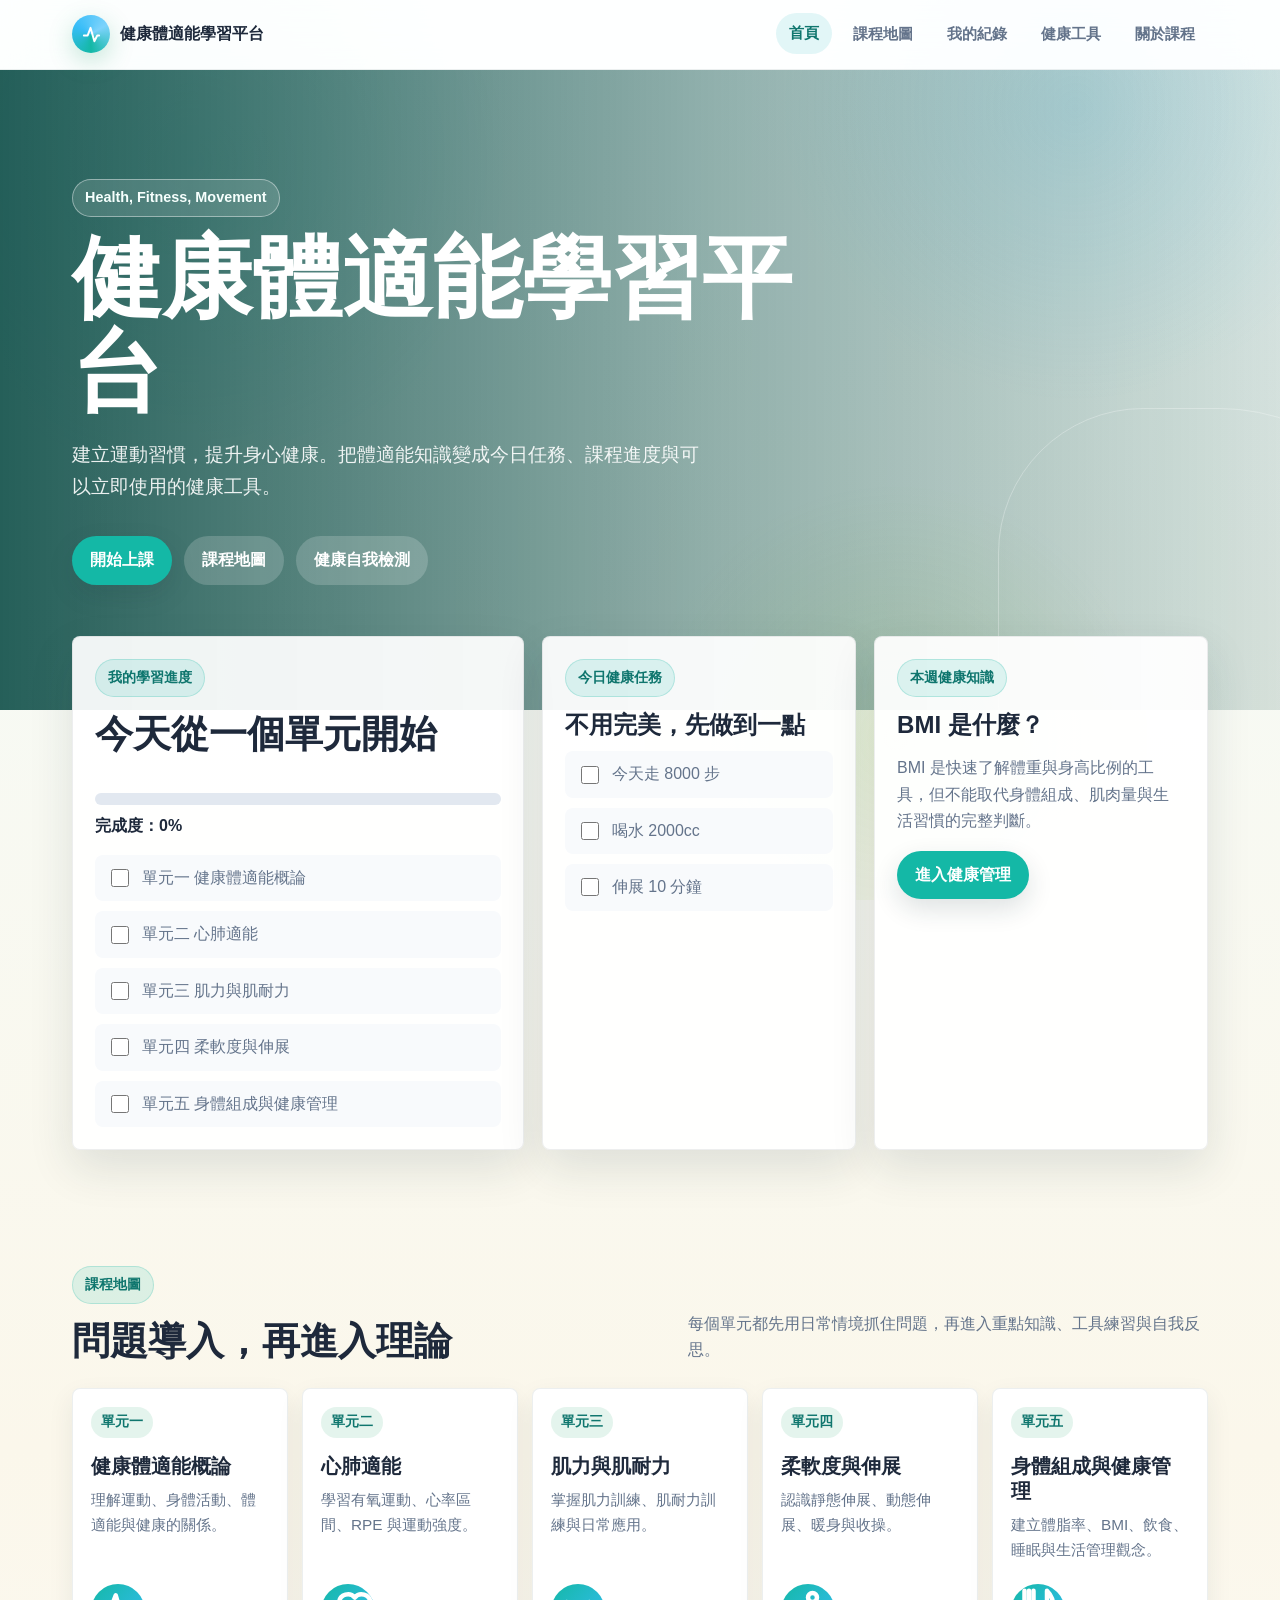
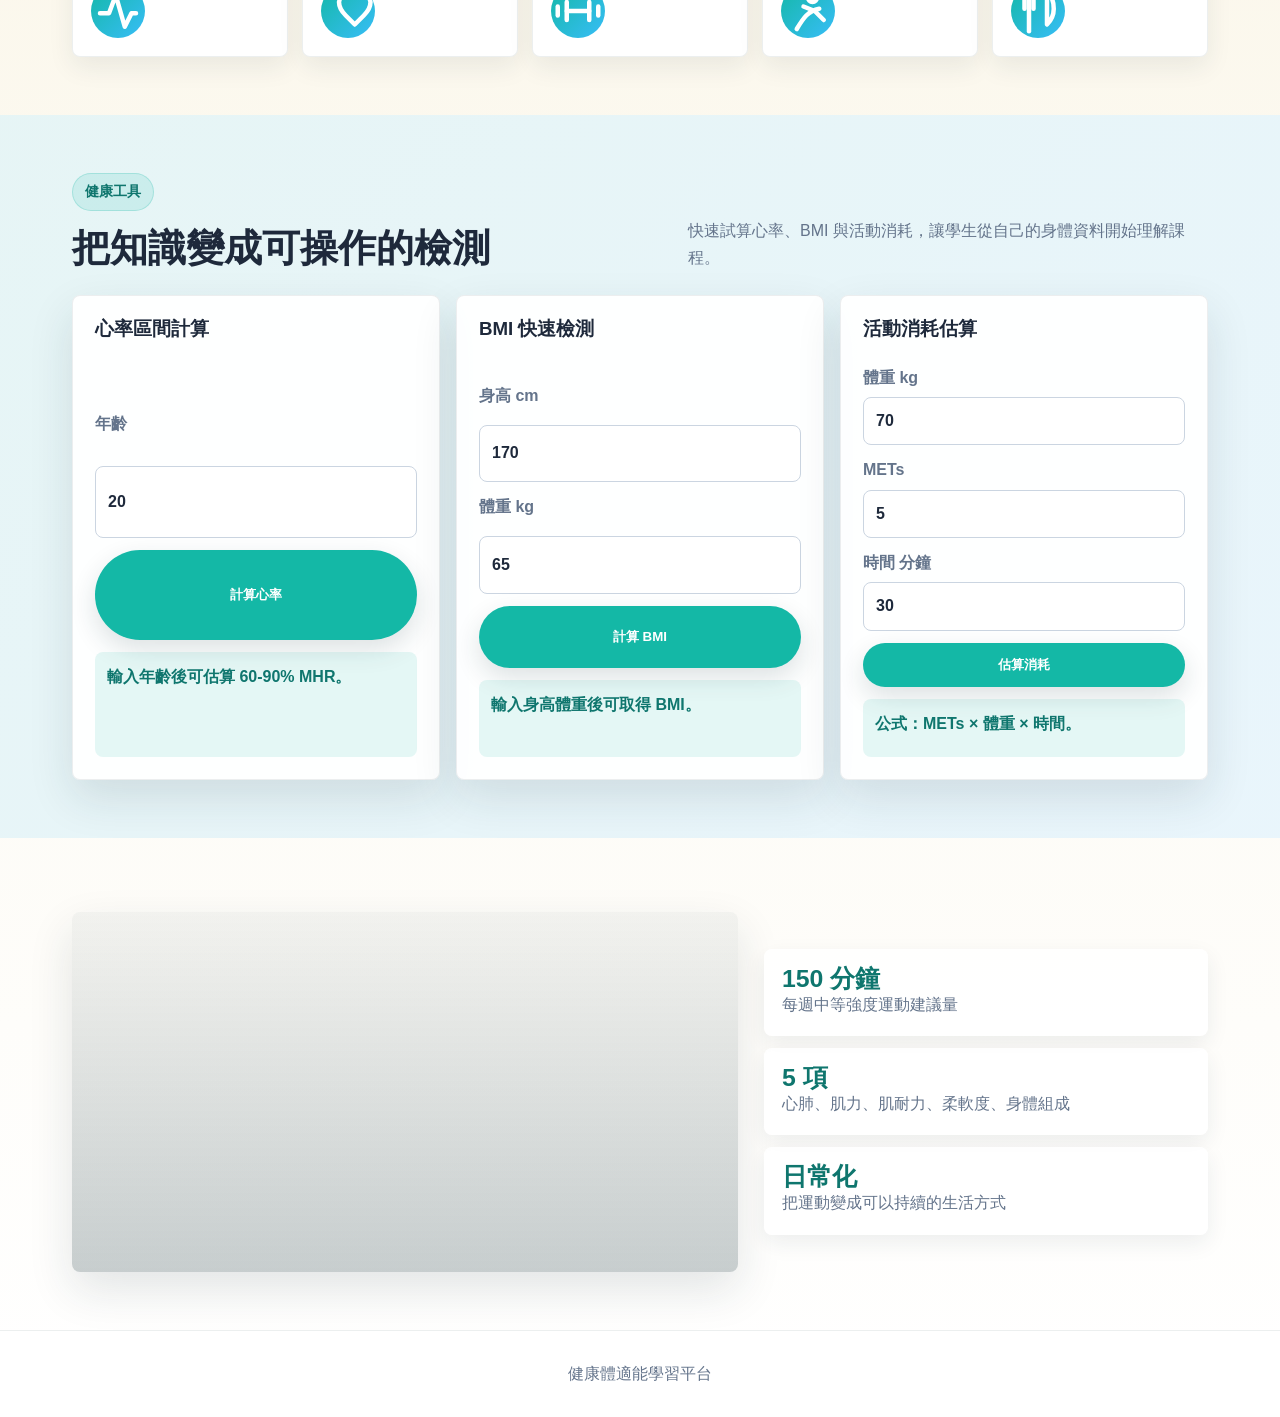
<file: index.html>
<!doctype html>
<html lang="zh-Hant">
<head>
  <meta charset="utf-8">
  <meta name="viewport" content="width=device-width, initial-scale=1">
  <title>健康體適能學習平台</title>
  <link rel="stylesheet" href="styles.css">
</head>
<body>
  <header class="site-header">
    <nav class="nav" aria-label="主導覽">
      <a class="brand" href="index.html"><span class="brand-mark" data-icon="activity"></span><span>健康體適能學習平台</span></a>
      <div class="nav-links">
        <a class="nav-link" href="index.html">首頁</a>
        <a class="nav-link" href="#course-map">課程地圖</a>
        <a class="nav-link" href="#progress">我的紀錄</a>
        <a class="nav-link" href="#tools">健康工具</a>
        <a class="nav-link" href="#about">關於課程</a>
      </div>
    </nav>
  </header>

  <main>
    <section class="hero hero-dashboard">
      <div class="hero-inner">
        <span class="eyebrow">Health, Fitness, Movement</span>
        <h1>健康體適能學習平台</h1>
        <p>建立運動習慣，提升身心健康。把體適能知識變成今日任務、課程進度與可以立即使用的健康工具。</p>
        <div class="hero-actions">
          <a class="button primary" href="unit1.html">開始上課</a>
          <a class="button secondary" href="#course-map">課程地圖</a>
          <a class="button secondary" href="#tools">健康自我檢測</a>
        </div>
      </div>
    </section>

    <section class="section dashboard-section" id="progress">
      <div class="section-inner dashboard-grid">
        <div class="dashboard-card progress-card">
          <div class="section-heading compact">
            <div>
              <span class="eyebrow soft">我的學習進度</span>
              <h2>今天從一個單元開始</h2>
            </div>
          </div>
          <div class="progress-meter" aria-label="課程完成度">
            <div class="progress-bar"><span id="progressFill"></span></div>
            <strong id="progressText">完成度：0%</strong>
          </div>
          <div class="check-list">
            <label><input type="checkbox" data-progress-item="unit1"> 單元一 健康體適能概論</label>
            <label><input type="checkbox" data-progress-item="unit2"> 單元二 心肺適能</label>
            <label><input type="checkbox" data-progress-item="unit3"> 單元三 肌力與肌耐力</label>
            <label><input type="checkbox" data-progress-item="unit4"> 單元四 柔軟度與伸展</label>
            <label><input type="checkbox" data-progress-item="unit5"> 單元五 身體組成與健康管理</label>
          </div>
        </div>

        <div class="dashboard-card task-card">
          <span class="eyebrow soft">今日健康任務</span>
          <h2>不用完美，先做到一點</h2>
          <div class="habit-list">
            <label><input type="checkbox"> 今天走 8000 步</label>
            <label><input type="checkbox"> 喝水 2000cc</label>
            <label><input type="checkbox"> 伸展 10 分鐘</label>
          </div>
        </div>

        <div class="dashboard-card knowledge-card">
          <span class="eyebrow soft">本週健康知識</span>
          <h2>BMI 是什麼？</h2>
          <p>BMI 是快速了解體重與身高比例的工具，但不能取代身體組成、肌肉量與生活習慣的完整判斷。</p>
          <a class="button primary" href="unit5.html">進入健康管理</a>
        </div>
      </div>
    </section>

    <section class="section" id="course-map">
      <div class="section-inner">
        <div class="section-heading">
          <div>
            <span class="eyebrow soft">課程地圖</span>
            <h2>問題導入，再進入理論</h2>
          </div>
          <p>每個單元都先用日常情境抓住問題，再進入重點知識、工具練習與自我反思。</p>
        </div>

        <div class="unit-grid">
          <a class="unit-card" href="unit1.html">
            <div>
              <span class="unit-number">單元一</span>
              <h3>健康體適能概論</h3>
              <p>理解運動、身體活動、體適能與健康的關係。</p>
            </div>
            <span class="unit-icon" data-icon="activity"></span>
          </a>
          <a class="unit-card" href="unit2.html">
            <div>
              <span class="unit-number">單元二</span>
              <h3>心肺適能</h3>
              <p>學習有氧運動、心率區間、RPE 與運動強度。</p>
            </div>
            <span class="unit-icon" data-icon="heart"></span>
          </a>
          <a class="unit-card" href="unit3.html">
            <div>
              <span class="unit-number">單元三</span>
              <h3>肌力與肌耐力</h3>
              <p>掌握肌力訓練、肌耐力訓練與日常應用。</p>
            </div>
            <span class="unit-icon" data-icon="strength"></span>
          </a>
          <a class="unit-card" href="unit4.html">
            <div>
              <span class="unit-number">單元四</span>
              <h3>柔軟度與伸展</h3>
              <p>認識靜態伸展、動態伸展、暖身與收操。</p>
            </div>
            <span class="unit-icon" data-icon="stretch"></span>
          </a>
          <a class="unit-card" href="unit5.html">
            <div>
              <span class="unit-number">單元五</span>
              <h3>身體組成與健康管理</h3>
              <p>建立體脂率、BMI、飲食、睡眠與生活管理觀念。</p>
            </div>
            <span class="unit-icon" data-icon="food"></span>
          </a>
        </div>
      </div>
    </section>

    <section class="section tools-section" id="tools">
      <div class="section-inner">
        <div class="section-heading">
          <div>
            <span class="eyebrow soft">健康工具</span>
            <h2>把知識變成可操作的檢測</h2>
          </div>
          <p>快速試算心率、BMI 與活動消耗，讓學生從自己的身體資料開始理解課程。</p>
        </div>
        <div class="tool-grid">
          <form class="tool-card" data-tool="heart">
            <h3>心率區間計算</h3>
            <label>年齡<input type="number" min="10" max="90" name="age" value="20"></label>
            <button class="button primary" type="submit">計算心率</button>
            <p class="tool-result" data-result>輸入年齡後可估算 60-90% MHR。</p>
          </form>
          <form class="tool-card" data-tool="bmi">
            <h3>BMI 快速檢測</h3>
            <label>身高 cm<input type="number" min="100" max="230" name="height" value="170"></label>
            <label>體重 kg<input type="number" min="25" max="200" name="weight" value="65"></label>
            <button class="button primary" type="submit">計算 BMI</button>
            <p class="tool-result" data-result>輸入身高體重後可取得 BMI。</p>
          </form>
          <form class="tool-card" data-tool="mets">
            <h3>活動消耗估算</h3>
            <label>體重 kg<input type="number" min="25" max="200" name="weight" value="70"></label>
            <label>METs<input type="number" min="1" max="15" step="0.5" name="mets" value="5"></label>
            <label>時間 分鐘<input type="number" min="5" max="300" name="minutes" value="30"></label>
            <button class="button primary" type="submit">估算消耗</button>
            <p class="tool-result" data-result>公式：METs × 體重 × 時間。</p>
          </form>
        </div>
      </div>
    </section>

    <section class="section" id="about">
      <div class="section-inner visual-band">
        <div class="photo-panel" role="img" aria-label="戶外運動與健康生活情境"></div>
        <div class="stats-panel">
          <div class="stat"><strong>150 分鐘</strong><span>每週中等強度運動建議量</span></div>
          <div class="stat"><strong>5 項</strong><span>心肺、肌力、肌耐力、柔軟度、身體組成</span></div>
          <div class="stat"><strong>日常化</strong><span>把運動變成可以持續的生活方式</span></div>
        </div>
      </div>
    </section>
  </main>

  <footer class="footer">健康體適能學習平台</footer>
  <script src="site.js"></script>
</body>
</html>
</file>
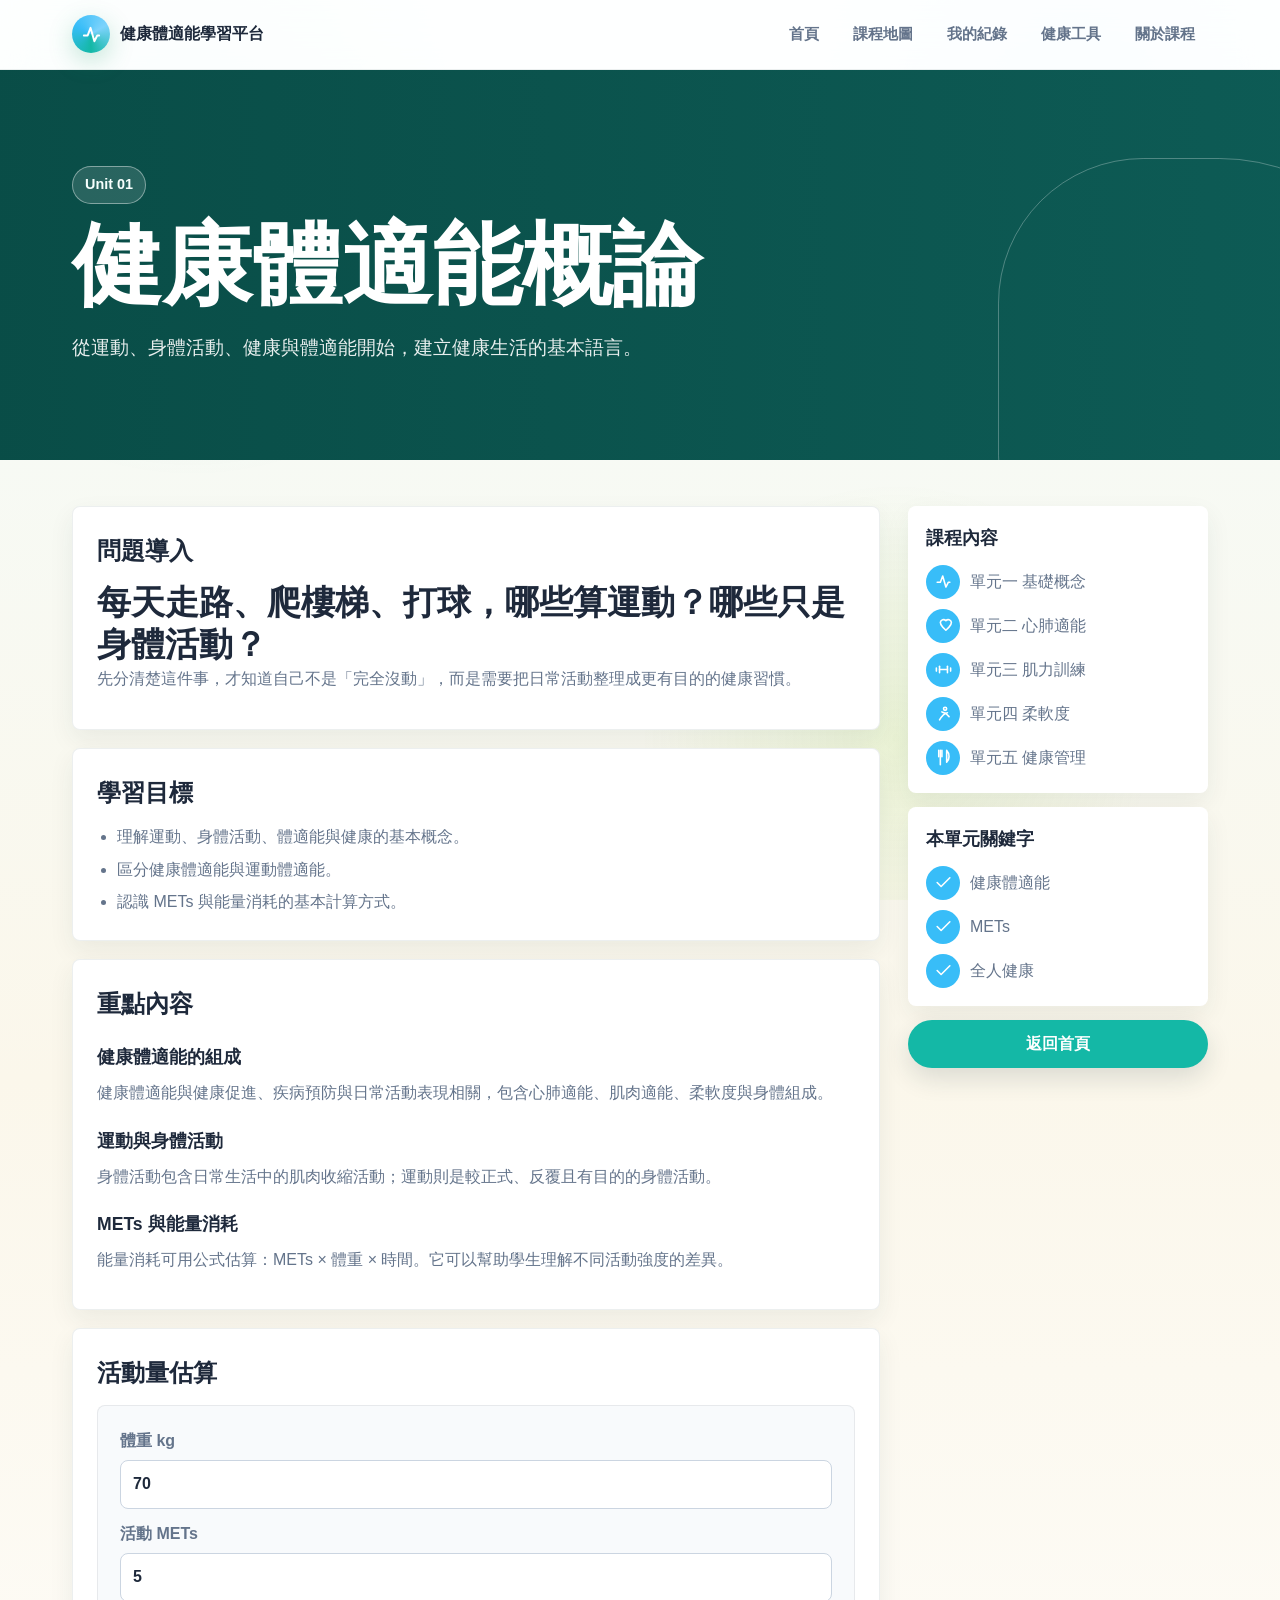
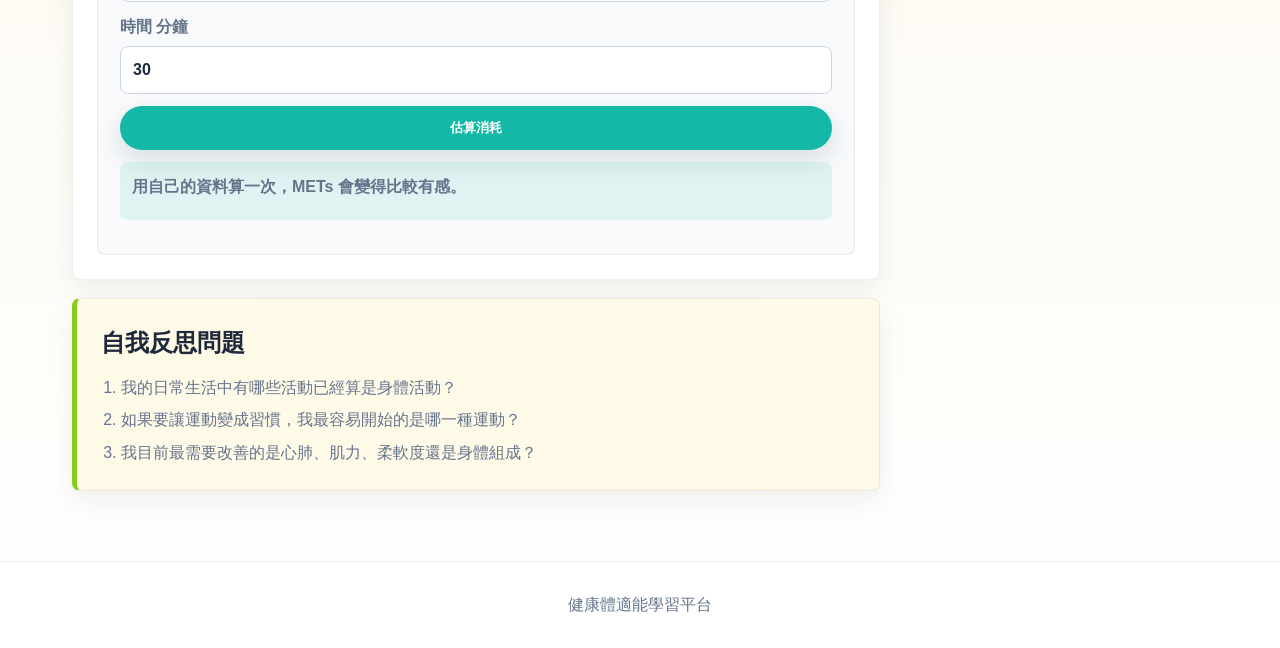
<file: unit1.html>
<!doctype html>
<html lang="zh-Hant">
<head>
  <meta charset="utf-8">
  <meta name="viewport" content="width=device-width, initial-scale=1">
  <title>單元一：健康體適能概論</title>
  <link rel="stylesheet" href="styles.css">
  <style>.page-hero{--hero-image:url("https://images.unsplash.com/photo-1517836357463-d25dfeac3438?auto=format&fit=crop&w=1600&q=80");}</style>
</head>
<body>
  <header class="site-header">
    <nav class="nav" aria-label="主導覽">
      <a class="brand" href="index.html"><span class="brand-mark" data-icon="activity"></span><span>健康體適能學習平台</span></a>
      <div class="nav-links">
        <a class="nav-link" href="index.html">首頁</a><a class="nav-link" href="index.html#course-map">課程地圖</a><a class="nav-link" href="index.html#progress">我的紀錄</a><a class="nav-link" href="index.html#tools">健康工具</a><a class="nav-link" href="index.html#about">關於課程</a>
      </div>
    </nav>
  </header>
  <main>
    <section class="page-hero"><div class="page-hero-inner"><span class="eyebrow">Unit 01</span><h1>健康體適能概論</h1><p>從運動、身體活動、健康與體適能開始，建立健康生活的基本語言。</p></div></section>
    <div class="page-content">
      <div class="content-main">
        <section class="content-section story-card"><h2>問題導入</h2><p class="big-question">每天走路、爬樓梯、打球，哪些算運動？哪些只是身體活動？</p><p>先分清楚這件事，才知道自己不是「完全沒動」，而是需要把日常活動整理成更有目的的健康習慣。</p></section>
        <section class="content-section"><h2>學習目標</h2><ul><li>理解運動、身體活動、體適能與健康的基本概念。</li><li>區分健康體適能與運動體適能。</li><li>認識 METs 與能量消耗的基本計算方式。</li></ul></section>
        <section class="content-section"><h2>重點內容</h2><h3>健康體適能的組成</h3><p>健康體適能與健康促進、疾病預防與日常活動表現相關，包含心肺適能、肌肉適能、柔軟度與身體組成。</p><h3>運動與身體活動</h3><p>身體活動包含日常生活中的肌肉收縮活動；運動則是較正式、反覆且有目的的身體活動。</p><h3>METs 與能量消耗</h3><p>能量消耗可用公式估算：METs × 體重 × 時間。它可以幫助學生理解不同活動強度的差異。</p></section>
        <section class="content-section"><h2>活動量估算</h2><form class="tool-card inline-tool" data-tool="mets"><label>體重 kg<input type="number" min="25" max="200" name="weight" value="70"></label><label>活動 METs<input type="number" min="1" max="15" step="0.5" name="mets" value="5"></label><label>時間 分鐘<input type="number" min="5" max="300" name="minutes" value="30"></label><button class="button primary" type="submit">估算消耗</button><p class="tool-result" data-result>用自己的資料算一次，METs 會變得比較有感。</p></form></section>
        <section class="content-section reflection"><h2>自我反思問題</h2><ol><li>我的日常生活中有哪些活動已經算是身體活動？</li><li>如果要讓運動變成習慣，我最容易開始的是哪一種運動？</li><li>我目前最需要改善的是心肺、肌力、柔軟度還是身體組成？</li></ol></section>
      </div>
      <aside class="side-panel"><div class="side-card"><h2>課程內容</h2><div class="mini-list"><a class="mini-item" href="unit1.html"><span class="mini-icon" data-icon="activity"></span>單元一 基礎概念</a><a class="mini-item" href="unit2.html"><span class="mini-icon" data-icon="heart"></span>單元二 心肺適能</a><a class="mini-item" href="unit3.html"><span class="mini-icon" data-icon="strength"></span>單元三 肌力訓練</a><a class="mini-item" href="unit4.html"><span class="mini-icon" data-icon="stretch"></span>單元四 柔軟度</a><a class="mini-item" href="unit5.html"><span class="mini-icon" data-icon="food"></span>單元五 健康管理</a></div></div><div class="side-card"><h2>本單元關鍵字</h2><div class="mini-list"><div class="mini-item"><span class="mini-icon" data-icon="check"></span>健康體適能</div><div class="mini-item"><span class="mini-icon" data-icon="check"></span>METs</div><div class="mini-item"><span class="mini-icon" data-icon="check"></span>全人健康</div></div></div><a class="button primary" href="index.html">返回首頁</a></aside>
    </div>
  </main>
  <footer class="footer">健康體適能學習平台</footer>
  <script src="site.js"></script>
</body>
</html>
</file>
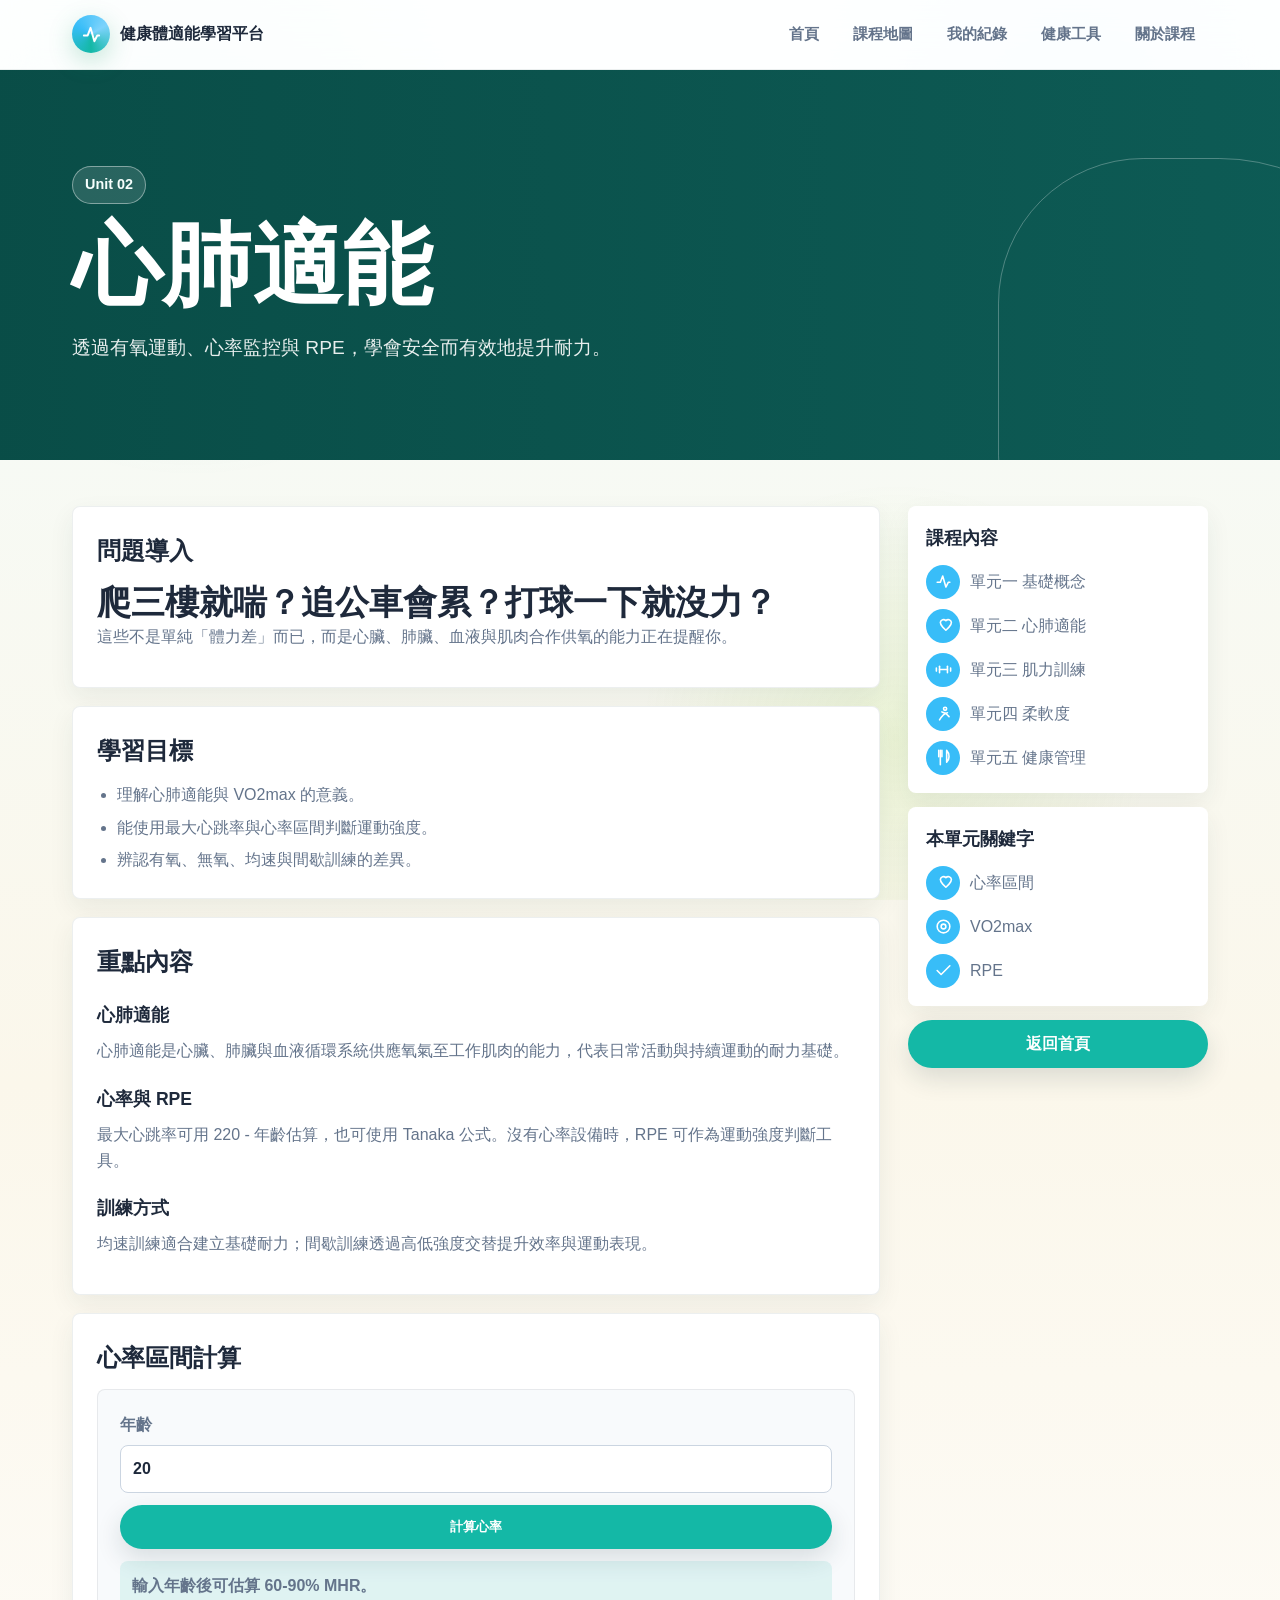
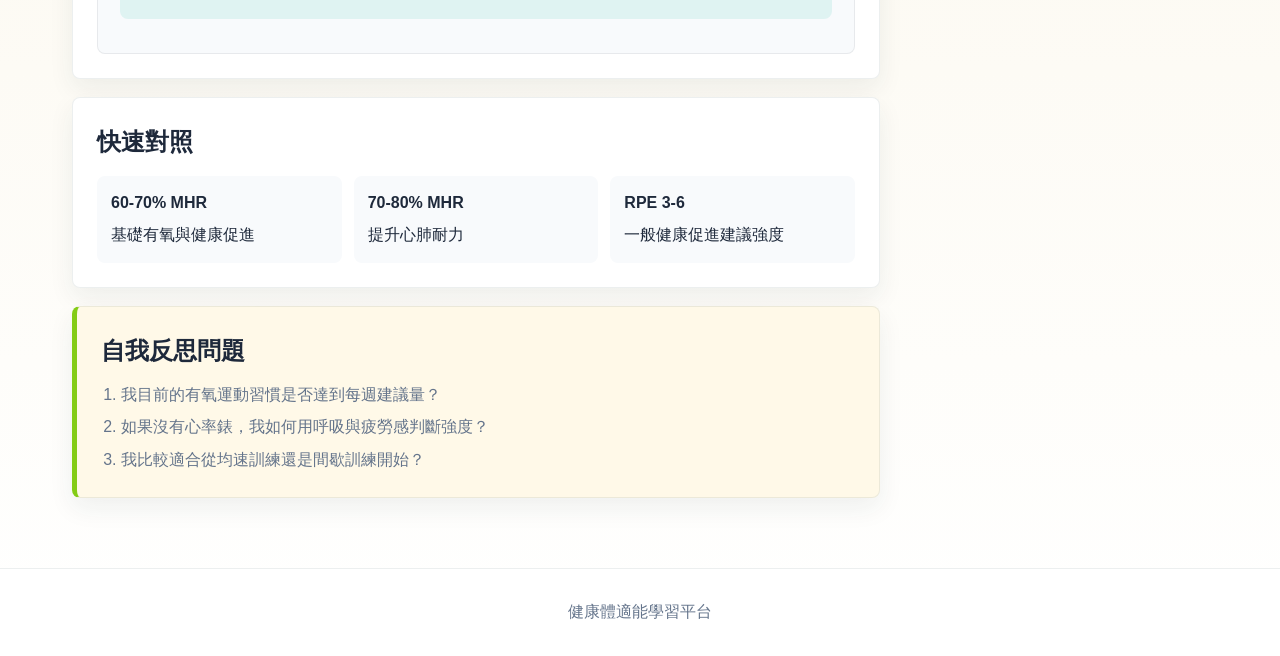
<file: unit2.html>
<!doctype html>
<html lang="zh-Hant">
<head>
  <meta charset="utf-8">
  <meta name="viewport" content="width=device-width, initial-scale=1">
  <title>單元二：心肺適能</title>
  <link rel="stylesheet" href="styles.css">
  <style>.page-hero{--hero-image:url("https://images.unsplash.com/photo-1476480862126-209bfaa8edc8?auto=format&fit=crop&w=1600&q=80");}</style>
</head>
<body>
  <header class="site-header"><nav class="nav" aria-label="主導覽"><a class="brand" href="index.html"><span class="brand-mark" data-icon="activity"></span><span>健康體適能學習平台</span></a><div class="nav-links"><a class="nav-link" href="index.html">首頁</a><a class="nav-link" href="index.html#course-map">課程地圖</a><a class="nav-link" href="index.html#progress">我的紀錄</a><a class="nav-link" href="index.html#tools">健康工具</a><a class="nav-link" href="index.html#about">關於課程</a></div></nav></header>
  <main>
    <section class="page-hero"><div class="page-hero-inner"><span class="eyebrow">Unit 02</span><h1>心肺適能</h1><p>透過有氧運動、心率監控與 RPE，學會安全而有效地提升耐力。</p></div></section>
    <div class="page-content">
      <div class="content-main">
        <section class="content-section story-card"><h2>問題導入</h2><p class="big-question">爬三樓就喘？追公車會累？打球一下就沒力？</p><p>這些不是單純「體力差」而已，而是心臟、肺臟、血液與肌肉合作供氧的能力正在提醒你。</p></section>
        <section class="content-section"><h2>學習目標</h2><ul><li>理解心肺適能與 VO2max 的意義。</li><li>能使用最大心跳率與心率區間判斷運動強度。</li><li>辨認有氧、無氧、均速與間歇訓練的差異。</li></ul></section>
        <section class="content-section"><h2>重點內容</h2><h3>心肺適能</h3><p>心肺適能是心臟、肺臟與血液循環系統供應氧氣至工作肌肉的能力，代表日常活動與持續運動的耐力基礎。</p><h3>心率與 RPE</h3><p>最大心跳率可用 220 - 年齡估算，也可使用 Tanaka 公式。沒有心率設備時，RPE 可作為運動強度判斷工具。</p><h3>訓練方式</h3><p>均速訓練適合建立基礎耐力；間歇訓練透過高低強度交替提升效率與運動表現。</p></section>
        <section class="content-section"><h2>心率區間計算</h2><form class="tool-card inline-tool" data-tool="heart"><label>年齡<input type="number" min="10" max="90" name="age" value="20"></label><button class="button primary" type="submit">計算心率</button><p class="tool-result" data-result>輸入年齡後可估算 60-90% MHR。</p></form></section>
        <section class="content-section"><h2>快速對照</h2><div class="note-grid"><div class="note"><strong>60-70% MHR</strong>基礎有氧與健康促進</div><div class="note"><strong>70-80% MHR</strong>提升心肺耐力</div><div class="note"><strong>RPE 3-6</strong>一般健康促進建議強度</div></div></section>
        <section class="content-section reflection"><h2>自我反思問題</h2><ol><li>我目前的有氧運動習慣是否達到每週建議量？</li><li>如果沒有心率錶，我如何用呼吸與疲勞感判斷強度？</li><li>我比較適合從均速訓練還是間歇訓練開始？</li></ol></section>
      </div>
      <aside class="side-panel"><div class="side-card"><h2>課程內容</h2><div class="mini-list"><a class="mini-item" href="unit1.html"><span class="mini-icon" data-icon="activity"></span>單元一 基礎概念</a><a class="mini-item" href="unit2.html"><span class="mini-icon" data-icon="heart"></span>單元二 心肺適能</a><a class="mini-item" href="unit3.html"><span class="mini-icon" data-icon="strength"></span>單元三 肌力訓練</a><a class="mini-item" href="unit4.html"><span class="mini-icon" data-icon="stretch"></span>單元四 柔軟度</a><a class="mini-item" href="unit5.html"><span class="mini-icon" data-icon="food"></span>單元五 健康管理</a></div></div><div class="side-card"><h2>本單元關鍵字</h2><div class="mini-list"><div class="mini-item"><span class="mini-icon" data-icon="heart"></span>心率區間</div><div class="mini-item"><span class="mini-icon" data-icon="target"></span>VO2max</div><div class="mini-item"><span class="mini-icon" data-icon="check"></span>RPE</div></div></div><a class="button primary" href="index.html">返回首頁</a></aside>
    </div>
  </main>
  <footer class="footer">健康體適能學習平台</footer>
  <script src="site.js"></script>
</body>
</html>
</file>
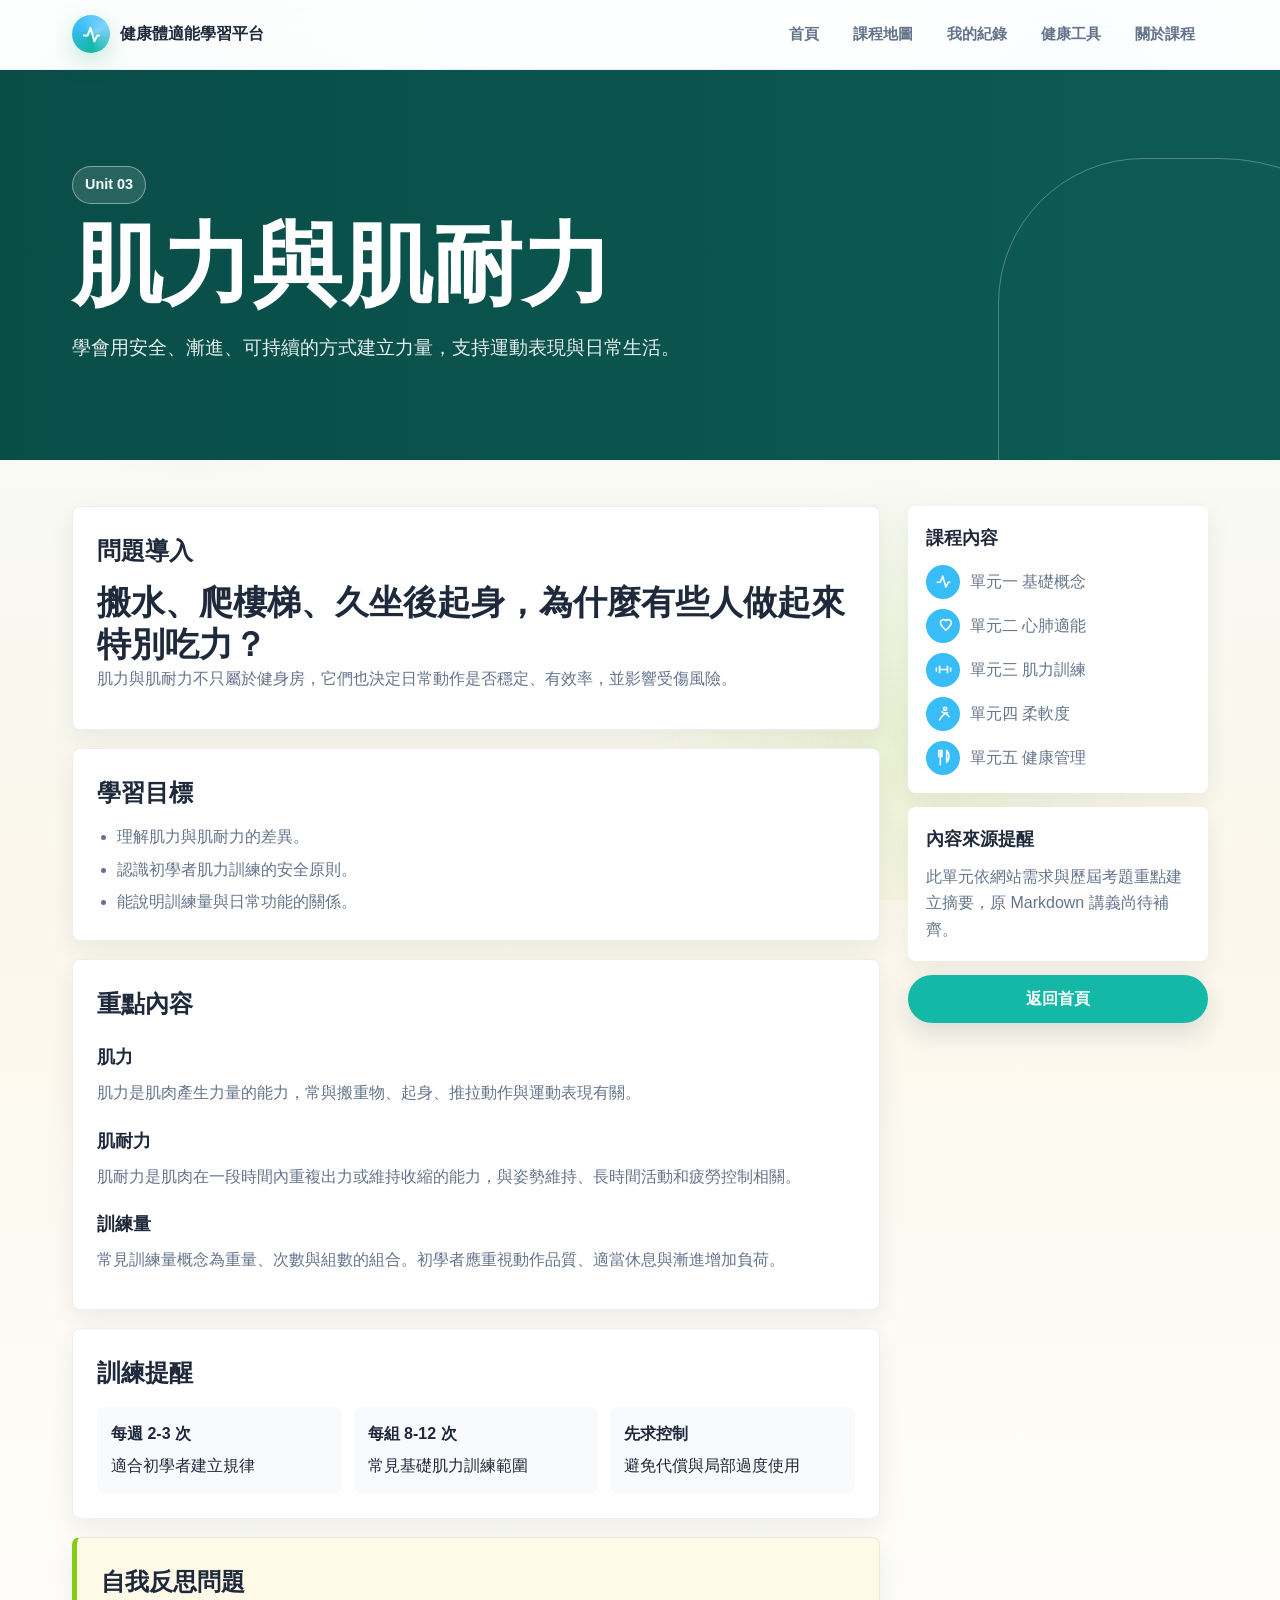
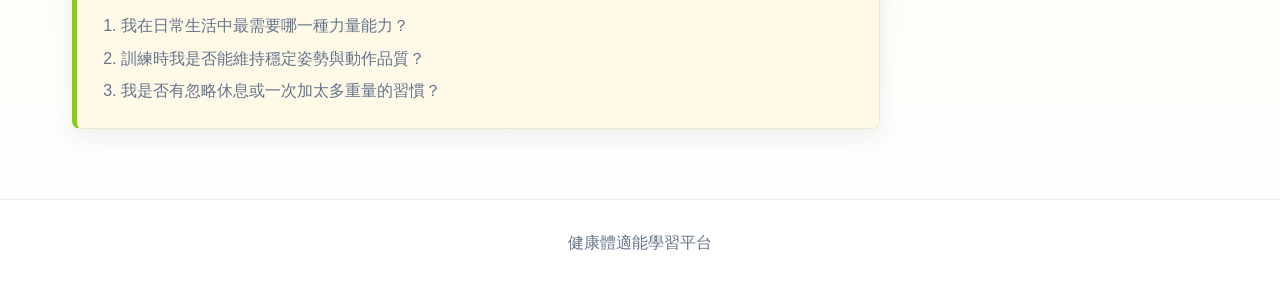
<file: unit3.html>
<!doctype html>
<html lang="zh-Hant">
<head>
  <meta charset="utf-8">
  <meta name="viewport" content="width=device-width, initial-scale=1">
  <title>單元三：肌力與肌耐力</title>
  <link rel="stylesheet" href="styles.css">
  <style>.page-hero{--hero-image:url("https://images.unsplash.com/photo-1517963628607-235ccdd5476c?auto=format&fit=crop&w=1600&q=80");}</style>
</head>
<body>
  <header class="site-header"><nav class="nav" aria-label="主導覽"><a class="brand" href="index.html"><span class="brand-mark" data-icon="activity"></span><span>健康體適能學習平台</span></a><div class="nav-links"><a class="nav-link" href="index.html">首頁</a><a class="nav-link" href="index.html#course-map">課程地圖</a><a class="nav-link" href="index.html#progress">我的紀錄</a><a class="nav-link" href="index.html#tools">健康工具</a><a class="nav-link" href="index.html#about">關於課程</a></div></nav></header>
  <main>
    <section class="page-hero"><div class="page-hero-inner"><span class="eyebrow">Unit 03</span><h1>肌力與肌耐力</h1><p>學會用安全、漸進、可持續的方式建立力量，支持運動表現與日常生活。</p></div></section>
    <div class="page-content">
      <div class="content-main">
        <section class="content-section story-card"><h2>問題導入</h2><p class="big-question">搬水、爬樓梯、久坐後起身，為什麼有些人做起來特別吃力？</p><p>肌力與肌耐力不只屬於健身房，它們也決定日常動作是否穩定、有效率，並影響受傷風險。</p></section>
        <section class="content-section"><h2>學習目標</h2><ul><li>理解肌力與肌耐力的差異。</li><li>認識初學者肌力訓練的安全原則。</li><li>能說明訓練量與日常功能的關係。</li></ul></section>
        <section class="content-section"><h2>重點內容</h2><h3>肌力</h3><p>肌力是肌肉產生力量的能力，常與搬重物、起身、推拉動作與運動表現有關。</p><h3>肌耐力</h3><p>肌耐力是肌肉在一段時間內重複出力或維持收縮的能力，與姿勢維持、長時間活動和疲勞控制相關。</p><h3>訓練量</h3><p>常見訓練量概念為重量、次數與組數的組合。初學者應重視動作品質、適當休息與漸進增加負荷。</p></section>
        <section class="content-section"><h2>訓練提醒</h2><div class="note-grid"><div class="note"><strong>每週 2-3 次</strong>適合初學者建立規律</div><div class="note"><strong>每組 8-12 次</strong>常見基礎肌力訓練範圍</div><div class="note"><strong>先求控制</strong>避免代償與局部過度使用</div></div></section>
        <section class="content-section reflection"><h2>自我反思問題</h2><ol><li>我在日常生活中最需要哪一種力量能力？</li><li>訓練時我是否能維持穩定姿勢與動作品質？</li><li>我是否有忽略休息或一次加太多重量的習慣？</li></ol></section>
      </div>
      <aside class="side-panel"><div class="side-card"><h2>課程內容</h2><div class="mini-list"><a class="mini-item" href="unit1.html"><span class="mini-icon" data-icon="activity"></span>單元一 基礎概念</a><a class="mini-item" href="unit2.html"><span class="mini-icon" data-icon="heart"></span>單元二 心肺適能</a><a class="mini-item" href="unit3.html"><span class="mini-icon" data-icon="strength"></span>單元三 肌力訓練</a><a class="mini-item" href="unit4.html"><span class="mini-icon" data-icon="stretch"></span>單元四 柔軟度</a><a class="mini-item" href="unit5.html"><span class="mini-icon" data-icon="food"></span>單元五 健康管理</a></div></div><div class="side-card"><h2>內容來源提醒</h2><p>此單元依網站需求與歷屆考題重點建立摘要，原 Markdown 講義尚待補齊。</p></div><a class="button primary" href="index.html">返回首頁</a></aside>
    </div>
  </main>
  <footer class="footer">健康體適能學習平台</footer>
  <script src="site.js"></script>
</body>
</html>
</file>
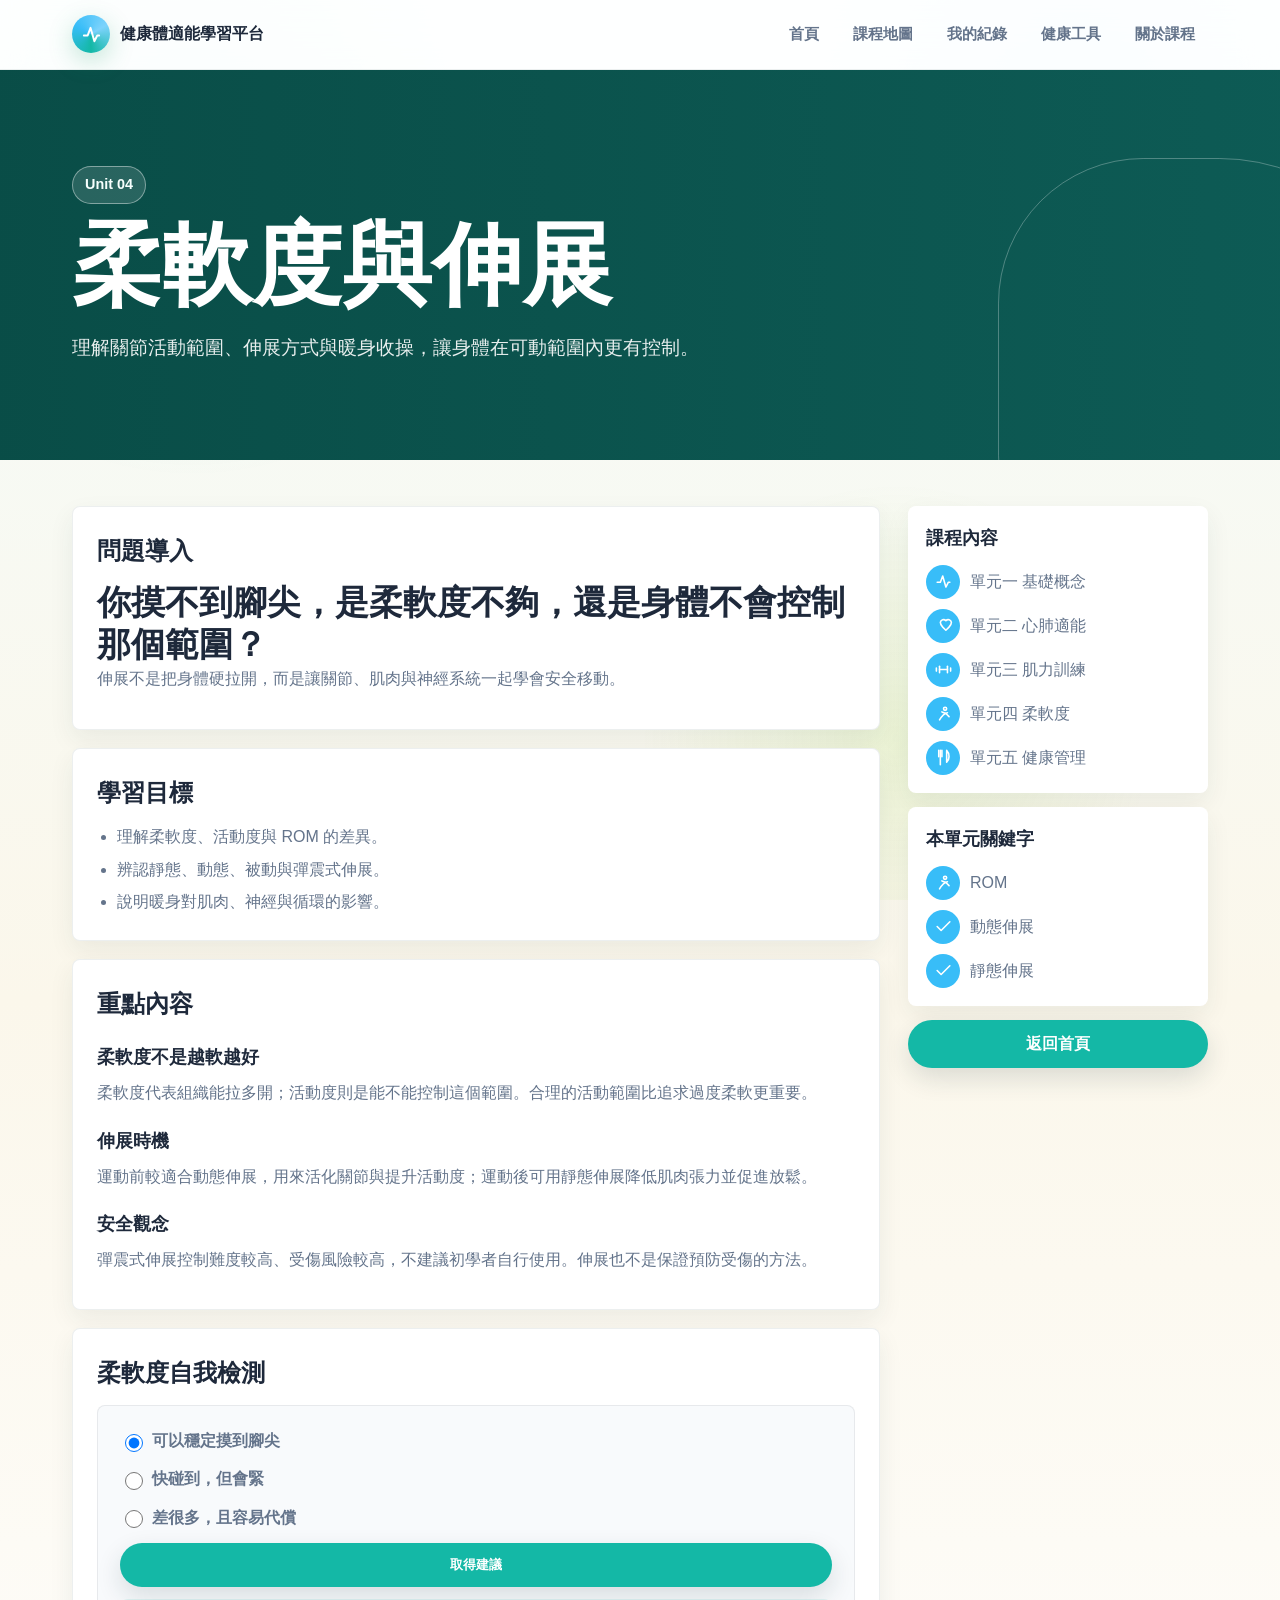
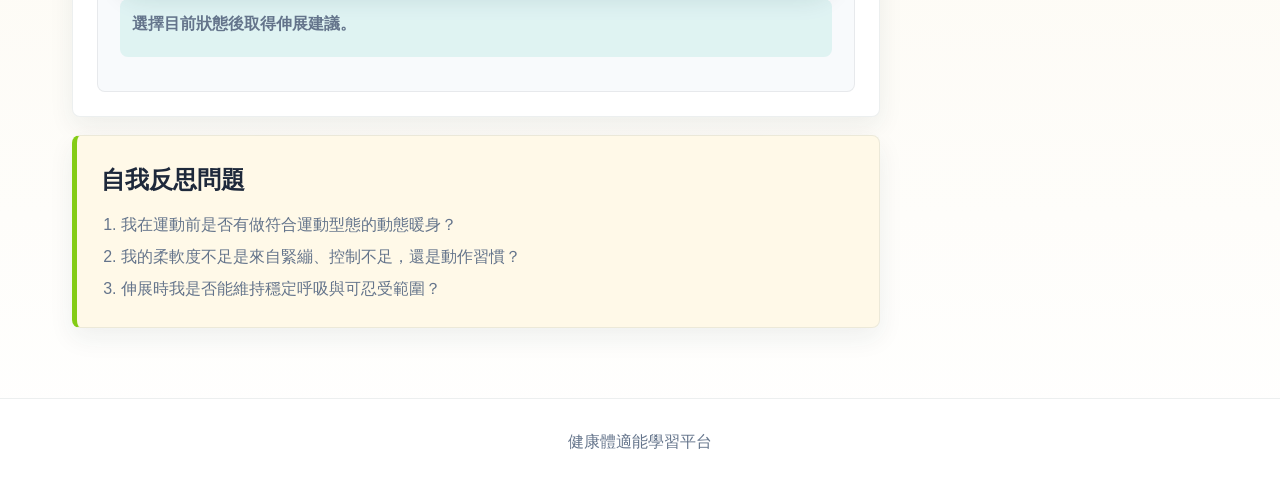
<file: unit4.html>
<!doctype html>
<html lang="zh-Hant">
<head>
  <meta charset="utf-8">
  <meta name="viewport" content="width=device-width, initial-scale=1">
  <title>單元四：柔軟度與伸展</title>
  <link rel="stylesheet" href="styles.css">
  <style>.page-hero{--hero-image:url("https://images.unsplash.com/photo-1506126613408-eca07ce68773?auto=format&fit=crop&w=1600&q=80");}</style>
</head>
<body>
  <header class="site-header"><nav class="nav" aria-label="主導覽"><a class="brand" href="index.html"><span class="brand-mark" data-icon="activity"></span><span>健康體適能學習平台</span></a><div class="nav-links"><a class="nav-link" href="index.html">首頁</a><a class="nav-link" href="index.html#course-map">課程地圖</a><a class="nav-link" href="index.html#progress">我的紀錄</a><a class="nav-link" href="index.html#tools">健康工具</a><a class="nav-link" href="index.html#about">關於課程</a></div></nav></header>
  <main>
    <section class="page-hero"><div class="page-hero-inner"><span class="eyebrow">Unit 04</span><h1>柔軟度與伸展</h1><p>理解關節活動範圍、伸展方式與暖身收操，讓身體在可動範圍內更有控制。</p></div></section>
    <div class="page-content">
      <div class="content-main">
        <section class="content-section story-card"><h2>問題導入</h2><p class="big-question">你摸不到腳尖，是柔軟度不夠，還是身體不會控制那個範圍？</p><p>伸展不是把身體硬拉開，而是讓關節、肌肉與神經系統一起學會安全移動。</p></section>
        <section class="content-section"><h2>學習目標</h2><ul><li>理解柔軟度、活動度與 ROM 的差異。</li><li>辨認靜態、動態、被動與彈震式伸展。</li><li>說明暖身對肌肉、神經與循環的影響。</li></ul></section>
        <section class="content-section"><h2>重點內容</h2><h3>柔軟度不是越軟越好</h3><p>柔軟度代表組織能拉多開；活動度則是能不能控制這個範圍。合理的活動範圍比追求過度柔軟更重要。</p><h3>伸展時機</h3><p>運動前較適合動態伸展，用來活化關節與提升活動度；運動後可用靜態伸展降低肌肉張力並促進放鬆。</p><h3>安全觀念</h3><p>彈震式伸展控制難度較高、受傷風險較高，不建議初學者自行使用。伸展也不是保證預防受傷的方法。</p></section>
        <section class="content-section"><h2>柔軟度自我檢測</h2><form class="tool-card inline-tool" data-tool="flex"><label><input type="radio" name="level" value="touch" checked> 可以穩定摸到腳尖</label><label><input type="radio" name="level" value="close"> 快碰到，但會緊</label><label><input type="radio" name="level" value="far"> 差很多，且容易代償</label><button class="button primary" type="submit">取得建議</button><p class="tool-result" data-result>選擇目前狀態後取得伸展建議。</p></form></section>
        <section class="content-section reflection"><h2>自我反思問題</h2><ol><li>我在運動前是否有做符合運動型態的動態暖身？</li><li>我的柔軟度不足是來自緊繃、控制不足，還是動作習慣？</li><li>伸展時我是否能維持穩定呼吸與可忍受範圍？</li></ol></section>
      </div>
      <aside class="side-panel"><div class="side-card"><h2>課程內容</h2><div class="mini-list"><a class="mini-item" href="unit1.html"><span class="mini-icon" data-icon="activity"></span>單元一 基礎概念</a><a class="mini-item" href="unit2.html"><span class="mini-icon" data-icon="heart"></span>單元二 心肺適能</a><a class="mini-item" href="unit3.html"><span class="mini-icon" data-icon="strength"></span>單元三 肌力訓練</a><a class="mini-item" href="unit4.html"><span class="mini-icon" data-icon="stretch"></span>單元四 柔軟度</a><a class="mini-item" href="unit5.html"><span class="mini-icon" data-icon="food"></span>單元五 健康管理</a></div></div><div class="side-card"><h2>本單元關鍵字</h2><div class="mini-list"><div class="mini-item"><span class="mini-icon" data-icon="stretch"></span>ROM</div><div class="mini-item"><span class="mini-icon" data-icon="check"></span>動態伸展</div><div class="mini-item"><span class="mini-icon" data-icon="check"></span>靜態伸展</div></div></div><a class="button primary" href="index.html">返回首頁</a></aside>
    </div>
  </main>
  <footer class="footer">健康體適能學習平台</footer>
  <script src="site.js"></script>
</body>
</html>
</file>
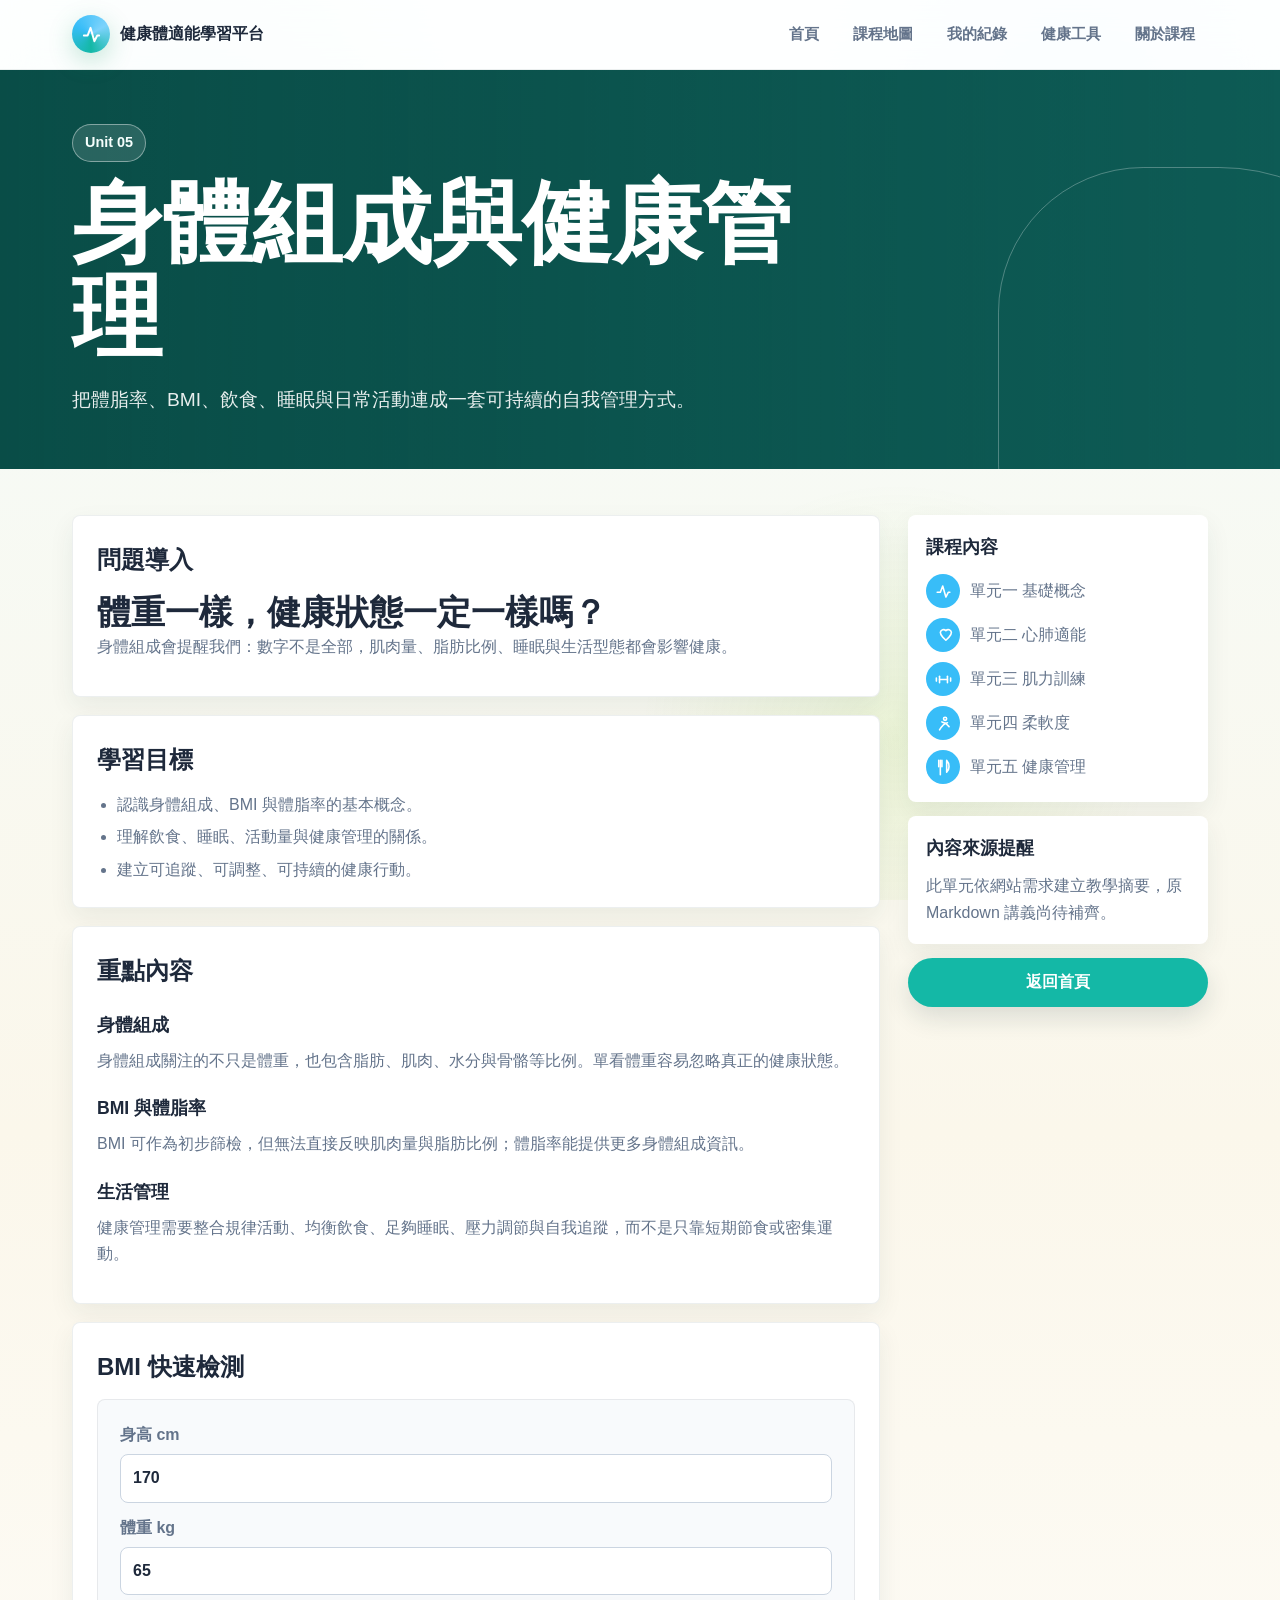
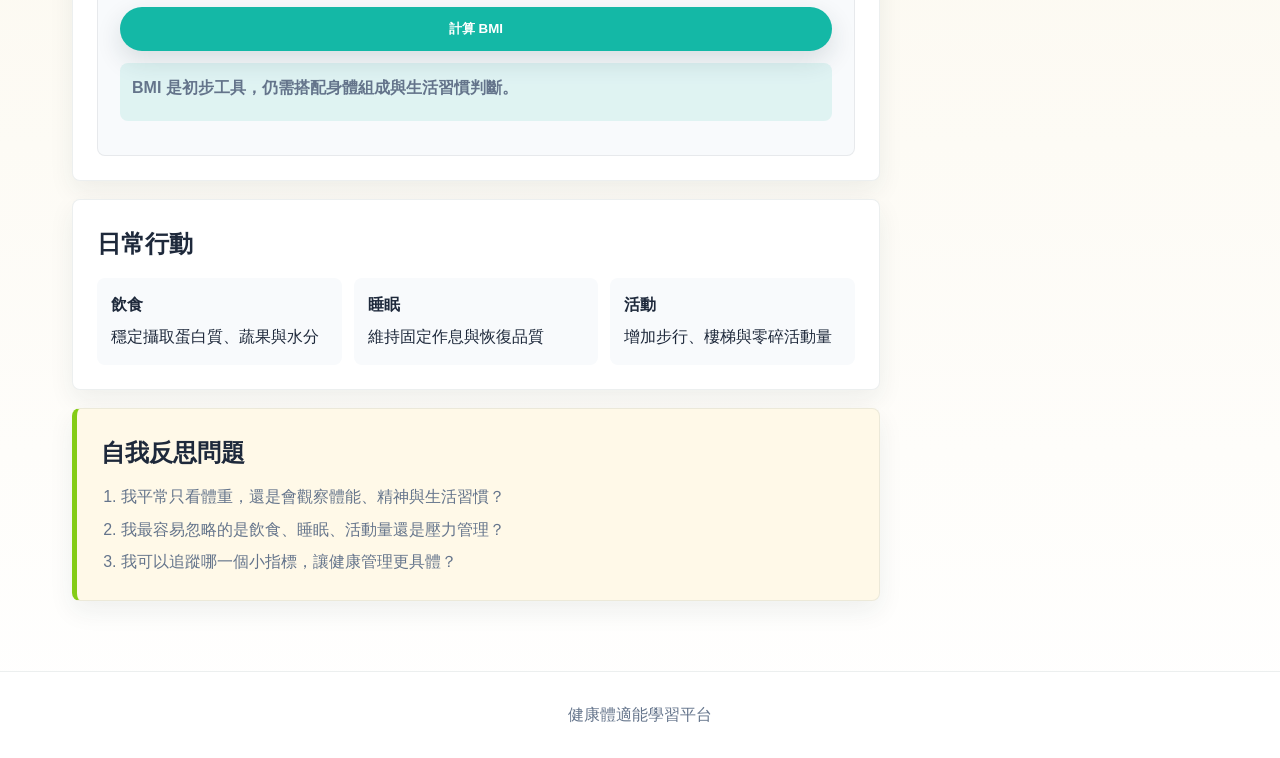
<file: unit5.html>
<!doctype html>
<html lang="zh-Hant">
<head>
  <meta charset="utf-8">
  <meta name="viewport" content="width=device-width, initial-scale=1">
  <title>單元五：身體組成與健康管理</title>
  <link rel="stylesheet" href="styles.css">
  <style>.page-hero{--hero-image:url("https://images.unsplash.com/photo-1490645935967-10de6ba17061?auto=format&fit=crop&w=1600&q=80");}</style>
</head>
<body>
  <header class="site-header"><nav class="nav" aria-label="主導覽"><a class="brand" href="index.html"><span class="brand-mark" data-icon="activity"></span><span>健康體適能學習平台</span></a><div class="nav-links"><a class="nav-link" href="index.html">首頁</a><a class="nav-link" href="index.html#course-map">課程地圖</a><a class="nav-link" href="index.html#progress">我的紀錄</a><a class="nav-link" href="index.html#tools">健康工具</a><a class="nav-link" href="index.html#about">關於課程</a></div></nav></header>
  <main>
    <section class="page-hero"><div class="page-hero-inner"><span class="eyebrow">Unit 05</span><h1>身體組成與健康管理</h1><p>把體脂率、BMI、飲食、睡眠與日常活動連成一套可持續的自我管理方式。</p></div></section>
    <div class="page-content">
      <div class="content-main">
        <section class="content-section story-card"><h2>問題導入</h2><p class="big-question">體重一樣，健康狀態一定一樣嗎？</p><p>身體組成會提醒我們：數字不是全部，肌肉量、脂肪比例、睡眠與生活型態都會影響健康。</p></section>
        <section class="content-section"><h2>學習目標</h2><ul><li>認識身體組成、BMI 與體脂率的基本概念。</li><li>理解飲食、睡眠、活動量與健康管理的關係。</li><li>建立可追蹤、可調整、可持續的健康行動。</li></ul></section>
        <section class="content-section"><h2>重點內容</h2><h3>身體組成</h3><p>身體組成關注的不只是體重，也包含脂肪、肌肉、水分與骨骼等比例。單看體重容易忽略真正的健康狀態。</p><h3>BMI 與體脂率</h3><p>BMI 可作為初步篩檢，但無法直接反映肌肉量與脂肪比例；體脂率能提供更多身體組成資訊。</p><h3>生活管理</h3><p>健康管理需要整合規律活動、均衡飲食、足夠睡眠、壓力調節與自我追蹤，而不是只靠短期節食或密集運動。</p></section>
        <section class="content-section"><h2>BMI 快速檢測</h2><form class="tool-card inline-tool" data-tool="bmi"><label>身高 cm<input type="number" min="100" max="230" name="height" value="170"></label><label>體重 kg<input type="number" min="25" max="200" name="weight" value="65"></label><button class="button primary" type="submit">計算 BMI</button><p class="tool-result" data-result>BMI 是初步工具，仍需搭配身體組成與生活習慣判斷。</p></form></section>
        <section class="content-section"><h2>日常行動</h2><div class="note-grid"><div class="note"><strong>飲食</strong>穩定攝取蛋白質、蔬果與水分</div><div class="note"><strong>睡眠</strong>維持固定作息與恢復品質</div><div class="note"><strong>活動</strong>增加步行、樓梯與零碎活動量</div></div></section>
        <section class="content-section reflection"><h2>自我反思問題</h2><ol><li>我平常只看體重，還是會觀察體能、精神與生活習慣？</li><li>我最容易忽略的是飲食、睡眠、活動量還是壓力管理？</li><li>我可以追蹤哪一個小指標，讓健康管理更具體？</li></ol></section>
      </div>
      <aside class="side-panel"><div class="side-card"><h2>課程內容</h2><div class="mini-list"><a class="mini-item" href="unit1.html"><span class="mini-icon" data-icon="activity"></span>單元一 基礎概念</a><a class="mini-item" href="unit2.html"><span class="mini-icon" data-icon="heart"></span>單元二 心肺適能</a><a class="mini-item" href="unit3.html"><span class="mini-icon" data-icon="strength"></span>單元三 肌力訓練</a><a class="mini-item" href="unit4.html"><span class="mini-icon" data-icon="stretch"></span>單元四 柔軟度</a><a class="mini-item" href="unit5.html"><span class="mini-icon" data-icon="food"></span>單元五 健康管理</a></div></div><div class="side-card"><h2>內容來源提醒</h2><p>此單元依網站需求建立教學摘要，原 Markdown 講義尚待補齊。</p></div><a class="button primary" href="index.html">返回首頁</a></aside>
    </div>
  </main>
  <footer class="footer">健康體適能學習平台</footer>
  <script src="site.js"></script>
</body>
</html>
</file>
<file: styles.css>
:root {
  --green: #14b8a6;
  --green-dark: #0f766e;
  --aqua: #38bdf8;
  --sky: #7dd3fc;
  --yellow: #84cc16;
  --cream: #fff7ed;
  --gray: #f8fafc;
  --ink: #1e293b;
  --muted: #64748b;
  --white: #ffffff;
  --shadow: 0 18px 45px rgba(23, 51, 58, 0.12);
  --radius: 8px;
}

* {
  box-sizing: border-box;
}

body {
  margin: 0;
  color: var(--ink);
  font-family: "Noto Sans TC", "PingFang TC", "Microsoft JhengHei", Arial, sans-serif;
  background: linear-gradient(180deg, #f4fcfb 0%, #fbf7eb 48%, #ffffff 100%);
  line-height: 1.65;
}

body::before {
  position: fixed;
  inset: 0;
  z-index: -1;
  pointer-events: none;
  content: "";
  background:
    radial-gradient(circle at 15% 18%, rgba(20, 184, 166, 0.15), transparent 24%),
    radial-gradient(circle at 84% 12%, rgba(56, 189, 248, 0.16), transparent 22%),
    radial-gradient(circle at 70% 82%, rgba(132, 204, 22, 0.12), transparent 22%);
  animation: floatGlow 12s ease-in-out infinite alternate;
}

a {
  color: inherit;
  text-decoration: none;
}

.site-header {
  position: sticky;
  top: 0;
  z-index: 10;
  border-bottom: 1px solid rgba(23, 51, 58, 0.08);
  background: rgba(255, 255, 255, 0.88);
  backdrop-filter: blur(18px);
}

.nav {
  display: flex;
  align-items: center;
  justify-content: space-between;
  gap: 20px;
  max-width: 1180px;
  margin: 0 auto;
  padding: 14px 22px;
}

.brand {
  display: inline-flex;
  align-items: center;
  gap: 10px;
  min-width: max-content;
  font-weight: 800;
  letter-spacing: 0;
}

.brand-mark {
  display: grid;
  width: 38px;
  height: 38px;
  place-items: center;
  border-radius: 50%;
  color: var(--white);
  background: conic-gradient(from 180deg, var(--green), var(--aqua), var(--sky), var(--green));
  box-shadow: 0 8px 24px rgba(34, 160, 107, 0.25);
}

.brand-mark svg {
  width: 23px;
  height: 23px;
}

.nav-links {
  display: flex;
  align-items: center;
  justify-content: flex-end;
  gap: 8px;
  flex-wrap: wrap;
}

.nav-link {
  border-radius: 999px;
  padding: 8px 13px;
  color: var(--muted);
  font-size: 0.94rem;
  font-weight: 700;
  transition: background 0.2s ease, color 0.2s ease, transform 0.2s ease;
}

.nav-link:hover,
.nav-link.active {
  color: var(--green-dark);
  background: rgba(39, 184, 189, 0.13);
  transform: translateY(-1px);
}

.hero {
  position: relative;
  min-height: 640px;
  overflow: hidden;
  color: var(--white);
  background-image:
    linear-gradient(90deg, rgba(8, 73, 67, 0.84), rgba(8, 73, 67, 0.45) 52%, rgba(8, 73, 67, 0.18)),
    url("https://images.unsplash.com/photo-1518611012118-696072aa579a?auto=format&fit=crop&w=1800&q=80");
  background-position: center;
  background-size: cover;
}

.hero::after,
.page-hero::after {
  position: absolute;
  right: -140px;
  bottom: -120px;
  width: 420px;
  height: 420px;
  border: 1px solid rgba(255, 255, 255, 0.28);
  border-radius: 42% 58% 64% 36%;
  content: "";
  animation: breathe 7s ease-in-out infinite;
}

.hero-inner,
.page-hero-inner,
.section-inner,
.page-content {
  max-width: 1180px;
  margin: 0 auto;
  padding-right: 22px;
  padding-left: 22px;
}

.hero-inner {
  position: relative;
  z-index: 1;
  display: grid;
  min-height: 640px;
  align-content: center;
  padding-top: 54px;
  padding-bottom: 70px;
}

.hero-dashboard {
  background-image:
    linear-gradient(90deg, rgba(8, 73, 67, 0.88), rgba(8, 73, 67, 0.42) 56%, rgba(8, 73, 67, 0.14)),
    url("https://images.unsplash.com/photo-1518611012118-696072aa579a?auto=format&fit=crop&w=1800&q=80");
}

.eyebrow {
  display: inline-flex;
  width: fit-content;
  margin-bottom: 14px;
  border: 1px solid rgba(255, 255, 255, 0.42);
  border-radius: 999px;
  padding: 6px 12px;
  color: #f6fffd;
  background: rgba(255, 255, 255, 0.13);
  font-size: 0.9rem;
  font-weight: 700;
}

.hero h1,
.page-hero h1 {
  max-width: 760px;
  margin: 0;
  font-size: clamp(2.55rem, 7vw, 5.6rem);
  line-height: 1.05;
  letter-spacing: 0;
}

.hero p,
.page-hero p {
  max-width: 640px;
  margin: 20px 0 0;
  color: rgba(255, 255, 255, 0.9);
  font-size: 1.2rem;
}

.hero-actions {
  display: flex;
  gap: 12px;
  flex-wrap: wrap;
  margin-top: 34px;
}

.button {
  display: inline-flex;
  align-items: center;
  justify-content: center;
  gap: 8px;
  min-height: 44px;
  border: 0;
  border-radius: 999px;
  padding: 11px 18px;
  color: var(--ink);
  background: var(--white);
  font-weight: 800;
  box-shadow: 0 10px 26px rgba(23, 51, 58, 0.14);
  transition: transform 0.2s ease, box-shadow 0.2s ease, background 0.2s ease;
}

.button:hover {
  transform: translateY(-2px) scale(1.03);
  box-shadow: 0 16px 34px rgba(23, 51, 58, 0.2);
}

.button.primary {
  color: var(--white);
  background: var(--green);
}

.button.secondary {
  color: var(--white);
  background: rgba(255, 255, 255, 0.18);
  box-shadow: none;
}

.section {
  padding: 58px 0;
}

.soft {
  color: var(--green-dark);
  background: rgba(20, 184, 166, 0.13);
  border-color: rgba(20, 184, 166, 0.22);
}

.compact {
  margin-bottom: 16px;
}

.section-heading {
  display: flex;
  align-items: end;
  justify-content: space-between;
  gap: 24px;
  margin-bottom: 24px;
}

.section-heading h2 {
  margin: 0;
  font-size: clamp(1.65rem, 3vw, 2.55rem);
  line-height: 1.2;
}

.section-heading p {
  max-width: 520px;
  margin: 0;
  color: var(--muted);
}

.unit-grid {
  display: grid;
  grid-template-columns: repeat(5, minmax(0, 1fr));
  gap: 14px;
}

.unit-card {
  display: grid;
  min-height: 250px;
  align-content: space-between;
  border: 1px solid rgba(23, 51, 58, 0.08);
  border-radius: var(--radius);
  padding: 18px;
  background: var(--white);
  box-shadow: 0 10px 26px rgba(23, 51, 58, 0.08);
  transition: transform 0.2s ease, box-shadow 0.2s ease, border-color 0.2s ease;
}

.unit-card:hover {
  border-color: rgba(34, 160, 107, 0.35);
  transform: translateY(-5px);
  box-shadow: var(--shadow);
}

.unit-card:hover .unit-icon,
.mini-item:hover .mini-icon {
  animation: pulseIcon 0.8s ease-in-out;
}

.unit-number {
  display: inline-flex;
  width: fit-content;
  border-radius: 999px;
  padding: 4px 10px;
  color: var(--green-dark);
  background: rgba(34, 160, 107, 0.12);
  font-size: 0.86rem;
  font-weight: 800;
}

.unit-card h3 {
  margin: 16px 0 8px;
  font-size: 1.25rem;
  line-height: 1.25;
}

.unit-card p {
  margin: 0;
  color: var(--muted);
  font-size: 0.96rem;
}

.unit-icon {
  display: grid;
  width: 54px;
  height: 54px;
  place-items: center;
  margin-top: 22px;
  border-radius: 50%;
  color: var(--white);
  background: linear-gradient(135deg, var(--green), var(--aqua));
}

.unit-icon svg,
.mini-icon svg,
.brand-mark svg {
  fill: none;
  stroke: currentColor;
  stroke-linecap: round;
  stroke-linejoin: round;
  stroke-width: 2;
}

.visual-band {
  display: grid;
  grid-template-columns: 1.2fr 0.8fr;
  gap: 26px;
  align-items: stretch;
  padding-top: 16px;
}

.photo-panel {
  min-height: 360px;
  border-radius: var(--radius);
  background-image:
    linear-gradient(180deg, rgba(23, 51, 58, 0.05), rgba(23, 51, 58, 0.24)),
    url("https://images.unsplash.com/photo-1538805060514-97d9cc17730c?auto=format&fit=crop&w=1400&q=80");
  background-position: center;
  background-size: cover;
  box-shadow: var(--shadow);
}

.stats-panel {
  display: grid;
  gap: 12px;
  align-content: center;
}

.stat {
  border-radius: var(--radius);
  padding: 18px;
  background: rgba(255, 255, 255, 0.86);
  box-shadow: 0 8px 22px rgba(23, 51, 58, 0.08);
}

.stat strong {
  display: block;
  color: var(--green-dark);
  font-size: 1.55rem;
  line-height: 1;
}

.stat span {
  color: var(--muted);
}

.page-hero {
  position: relative;
  overflow: hidden;
  color: var(--white);
  background-color: #126b65;
  background-image:
    linear-gradient(90deg, rgba(8, 73, 67, 0.88), rgba(8, 73, 67, 0.48)),
    var(--hero-image);
  background-position: center;
  background-size: cover;
}

.page-hero-inner {
  position: relative;
  z-index: 1;
  display: grid;
  min-height: 390px;
  align-content: center;
  padding-top: 54px;
  padding-bottom: 54px;
}

.dashboard-section {
  margin-top: -74px;
  position: relative;
  z-index: 2;
  padding-top: 0;
}

.dashboard-grid {
  display: grid;
  grid-template-columns: 1.15fr 0.8fr 0.85fr;
  gap: 18px;
}

.dashboard-card,
.tool-card {
  border: 1px solid rgba(30, 41, 59, 0.08);
  border-radius: var(--radius);
  padding: 22px;
  background: rgba(255, 255, 255, 0.93);
  box-shadow: var(--shadow);
}

.dashboard-card h2,
.tool-card h3 {
  margin: 0 0 12px;
  line-height: 1.2;
}

.dashboard-card p {
  color: var(--muted);
}

.progress-meter {
  display: grid;
  gap: 8px;
  margin-bottom: 16px;
}

.progress-bar {
  height: 12px;
  overflow: hidden;
  border-radius: 999px;
  background: #e2e8f0;
}

.progress-bar span {
  display: block;
  width: 0;
  height: 100%;
  border-radius: inherit;
  background: linear-gradient(90deg, var(--green), var(--aqua), var(--yellow));
  transition: width 0.3s ease;
}

.check-list,
.habit-list {
  display: grid;
  gap: 10px;
}

.check-list label,
.habit-list label {
  display: flex;
  align-items: center;
  gap: 10px;
  border-radius: var(--radius);
  padding: 10px 12px;
  color: var(--muted);
  background: var(--gray);
  cursor: pointer;
}

input[type="checkbox"] {
  width: 18px;
  height: 18px;
  accent-color: var(--green);
}

.tools-section {
  background:
    linear-gradient(135deg, rgba(20, 184, 166, 0.08), rgba(56, 189, 248, 0.08)),
    var(--gray);
}

.tool-grid {
  display: grid;
  grid-template-columns: repeat(3, minmax(0, 1fr));
  gap: 16px;
}

.tool-card {
  display: grid;
  gap: 12px;
}

.tool-card label {
  display: grid;
  gap: 6px;
  color: var(--muted);
  font-weight: 700;
}

.tool-card input,
.tool-card select {
  width: 100%;
  border: 1px solid #cbd5e1;
  border-radius: var(--radius);
  padding: 10px 12px;
  color: var(--ink);
  background: var(--white);
  font: inherit;
}

.tool-card input[type="radio"],
.tool-card input[type="checkbox"] {
  width: 18px;
  height: 18px;
}

.tool-card label:has(input[type="radio"]),
.tool-card label:has(input[type="checkbox"]) {
  display: flex;
  align-items: center;
  grid-template-columns: auto 1fr;
  font-weight: 700;
}

.inline-tool {
  box-shadow: none;
  background: var(--gray);
}

.tool-result {
  min-height: 58px;
  margin: 0;
  border-radius: var(--radius);
  padding: 12px;
  color: var(--green-dark);
  background: rgba(20, 184, 166, 0.11);
  font-weight: 800;
}

.story-card {
  border-left: 5px solid var(--green);
  background:
    linear-gradient(135deg, rgba(20, 184, 166, 0.1), rgba(56, 189, 248, 0.08)),
    var(--white);
}

.story-card .big-question {
  margin: 0;
  color: var(--ink);
  font-size: clamp(1.35rem, 3vw, 2.1rem);
  font-weight: 900;
  line-height: 1.25;
}

.page-content {
  display: grid;
  grid-template-columns: minmax(0, 1fr) 300px;
  gap: 28px;
  padding-top: 46px;
  padding-bottom: 70px;
}

.content-main {
  display: grid;
  gap: 18px;
}

.content-section {
  border: 1px solid rgba(23, 51, 58, 0.08);
  border-radius: var(--radius);
  padding: 24px;
  background: var(--white);
  box-shadow: 0 10px 26px rgba(23, 51, 58, 0.07);
}

.content-section h2 {
  margin: 0 0 12px;
  font-size: 1.5rem;
}

.content-section h3 {
  margin: 20px 0 8px;
  font-size: 1.1rem;
}

.content-section p {
  margin: 0 0 12px;
  color: var(--muted);
}

.content-section ul,
.content-section ol {
  margin: 0;
  padding-left: 1.25rem;
  color: var(--muted);
}

.content-section li + li {
  margin-top: 6px;
}

.note-grid {
  display: grid;
  grid-template-columns: repeat(3, minmax(0, 1fr));
  gap: 12px;
  margin-top: 14px;
}

.note {
  border-radius: var(--radius);
  padding: 14px;
  background: var(--gray);
}

.note strong {
  display: block;
  margin-bottom: 6px;
}

.side-panel {
  align-self: start;
  position: sticky;
  top: 86px;
  display: grid;
  gap: 14px;
}

.side-card {
  border-radius: var(--radius);
  padding: 18px;
  background: var(--white);
  box-shadow: 0 10px 26px rgba(23, 51, 58, 0.07);
}

.side-card h2 {
  margin: 0 0 10px;
  font-size: 1.1rem;
}

.side-card p {
  margin: 0;
  color: var(--muted);
}

.mini-list {
  display: grid;
  gap: 10px;
  margin-top: 12px;
}

.mini-item {
  display: flex;
  align-items: center;
  gap: 10px;
  color: var(--muted);
}

.mini-icon {
  display: grid;
  width: 34px;
  height: 34px;
  flex: 0 0 34px;
  place-items: center;
  border-radius: 50%;
  color: var(--white);
  background: var(--aqua);
}

.mini-icon svg {
  width: 19px;
  height: 19px;
}

.reflection {
  border-left: 5px solid var(--yellow);
  background: #fff9e8;
}

.footer {
  padding: 30px 22px;
  color: var(--muted);
  text-align: center;
  background: var(--white);
  border-top: 1px solid rgba(23, 51, 58, 0.08);
}

@media (max-width: 980px) {
  .nav {
    align-items: flex-start;
    flex-direction: column;
  }

  .nav-links {
    justify-content: flex-start;
  }

  .unit-grid {
    grid-template-columns: repeat(2, minmax(0, 1fr));
  }

  .dashboard-grid,
  .tool-grid {
    grid-template-columns: 1fr;
  }

  .visual-band,
  .page-content {
    grid-template-columns: 1fr;
  }

  .side-panel {
    position: static;
  }
}

@media (max-width: 640px) {
  .hero,
  .hero-inner {
    min-height: 590px;
  }

  .nav-link {
    padding: 7px 10px;
    font-size: 0.88rem;
  }

  .unit-grid,
  .note-grid {
    grid-template-columns: 1fr;
  }

  .section-heading {
    align-items: flex-start;
    flex-direction: column;
  }

  .content-section {
    padding: 20px;
  }
}

@keyframes floatGlow {
  from {
    transform: translate3d(0, 0, 0) scale(1);
  }
  to {
    transform: translate3d(0, -18px, 0) scale(1.04);
  }
}

@keyframes breathe {
  0%, 100% {
    transform: scale(1) rotate(0deg);
    opacity: 0.45;
  }
  50% {
    transform: scale(1.08) rotate(10deg);
    opacity: 0.75;
  }
}

@keyframes pulseIcon {
  0%, 100% {
    transform: scale(1);
  }
  50% {
    transform: scale(1.12);
  }
}
</file>
